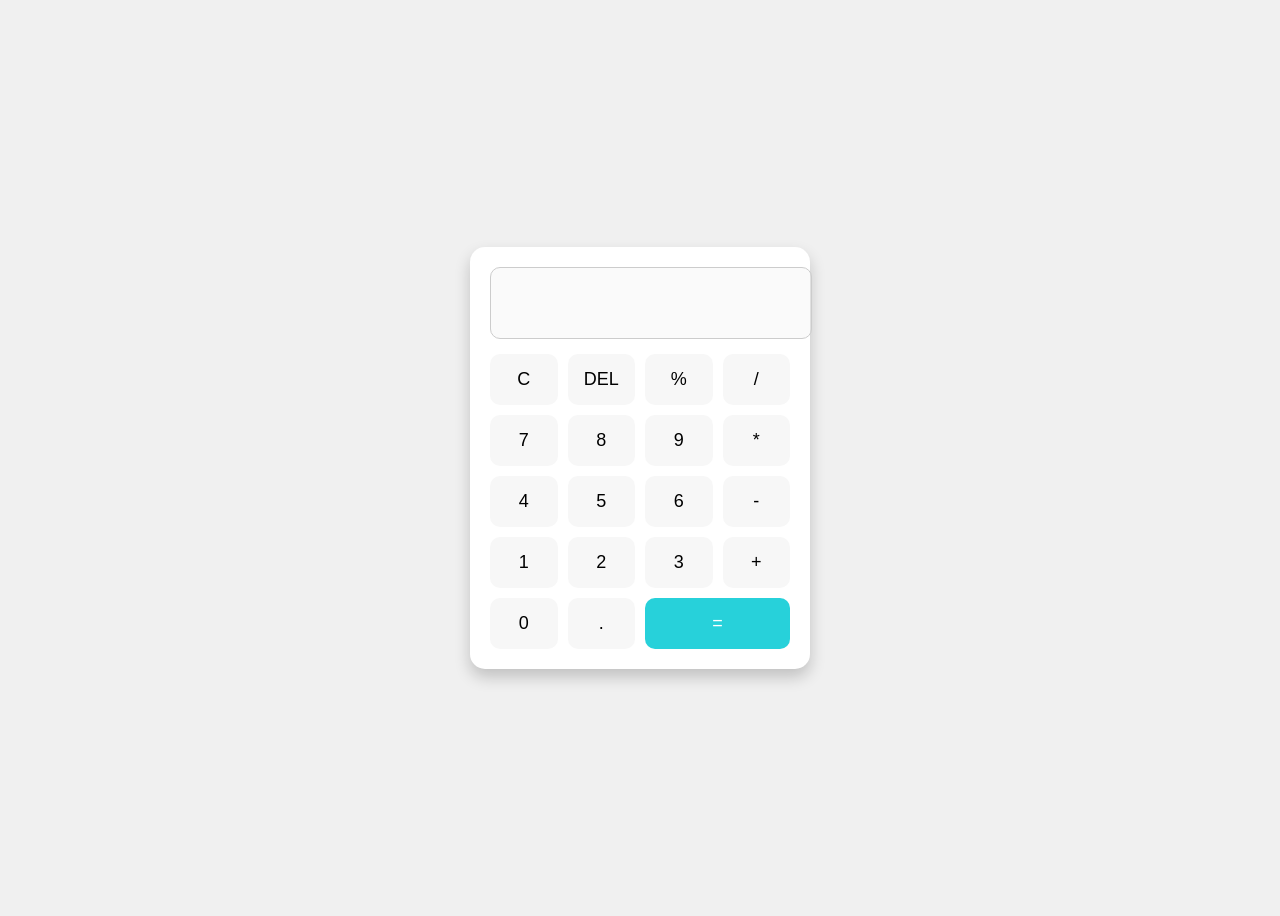
<file: CODSOFT_calculator/index.html>
<!DOCTYPE html>
<html lang="en">
<head>
  <meta charset="UTF-8" />
  <meta name="viewport" content="width=device-width, initial-scale=1.0"/>
  <title>Calculator</title>
  <style>
    body {
      font-family: Arial, sans-serif;
      background: #f0f0f0;
      display: flex;
      justify-content: center;
      align-items: center;
      height: 100vh;
    }

    .calculator {
      background: #fff;
      padding: 20px;
      border-radius: 15px;
      box-shadow: 0 8px 16px rgba(0, 0, 0, 0.2);
      width: 300px;
    }

    #display {
      width: 100%;
      height: 50px;
      font-size: 24px;
      text-align: right;
      margin-bottom: 15px;
      padding: 10px;
      border: 1px solid #ccc;
      border-radius: 10px;
    }

    .buttons {
      display: grid;
      grid-template-columns: repeat(4, 1fr);
      gap: 10px;
    }

    button {
      font-size: 18px;
      padding: 15px;
      border: none;
      background: #f7f7f7;
      border-radius: 10px;
      transition: background 0.2s ease;
    }

    button:hover {
      background: #ddd;
      cursor: pointer;
    }

    .equal {
      grid-column: span 2;
      background: #27d1da;
      color: white;
    }

    .equal:hover {
      background: #3db0d3;
    }
  </style>
</head>
<body>
  <div class="calculator">
    <input type="text" id="display" disabled />
    <div class="buttons">
      <button onclick="clearDisplay()">C</button>
      <button onclick="deleteChar()">DEL</button>
      <button onclick="appendValue('%')">%</button>
      <button onclick="appendValue('/')">/</button>

      <button onclick="appendValue('7')">7</button>
      <button onclick="appendValue('8')">8</button>
      <button onclick="appendValue('9')">9</button>
      <button onclick="appendValue('*')">*</button>

      <button onclick="appendValue('4')">4</button>
      <button onclick="appendValue('5')">5</button>
      <button onclick="appendValue('6')">6</button>
      <button onclick="appendValue('-')">-</button>

      <button onclick="appendValue('1')">1</button>
      <button onclick="appendValue('2')">2</button>
      <button onclick="appendValue('3')">3</button>
      <button onclick="appendValue('+')">+</button>

      <button onclick="appendValue('0')">0</button>
      <button onclick="appendValue('.')">.</button>
      <button onclick="calculate()" class="equal">=</button>
    </div>
  </div>

  <script>
    const display = document.getElementById("display");

    function appendValue(value) {
      display.value += value;
    }

    function clearDisplay() {
      display.value = "";
    }

    function deleteChar() {
      display.value = display.value.slice(0, -1);
    }

    function calculate() {
      try {
        display.value = eval(display.value);
      } catch (err) {
        display.value = "Error";
      }
    }
  </script>
</body>
</html>
</file>
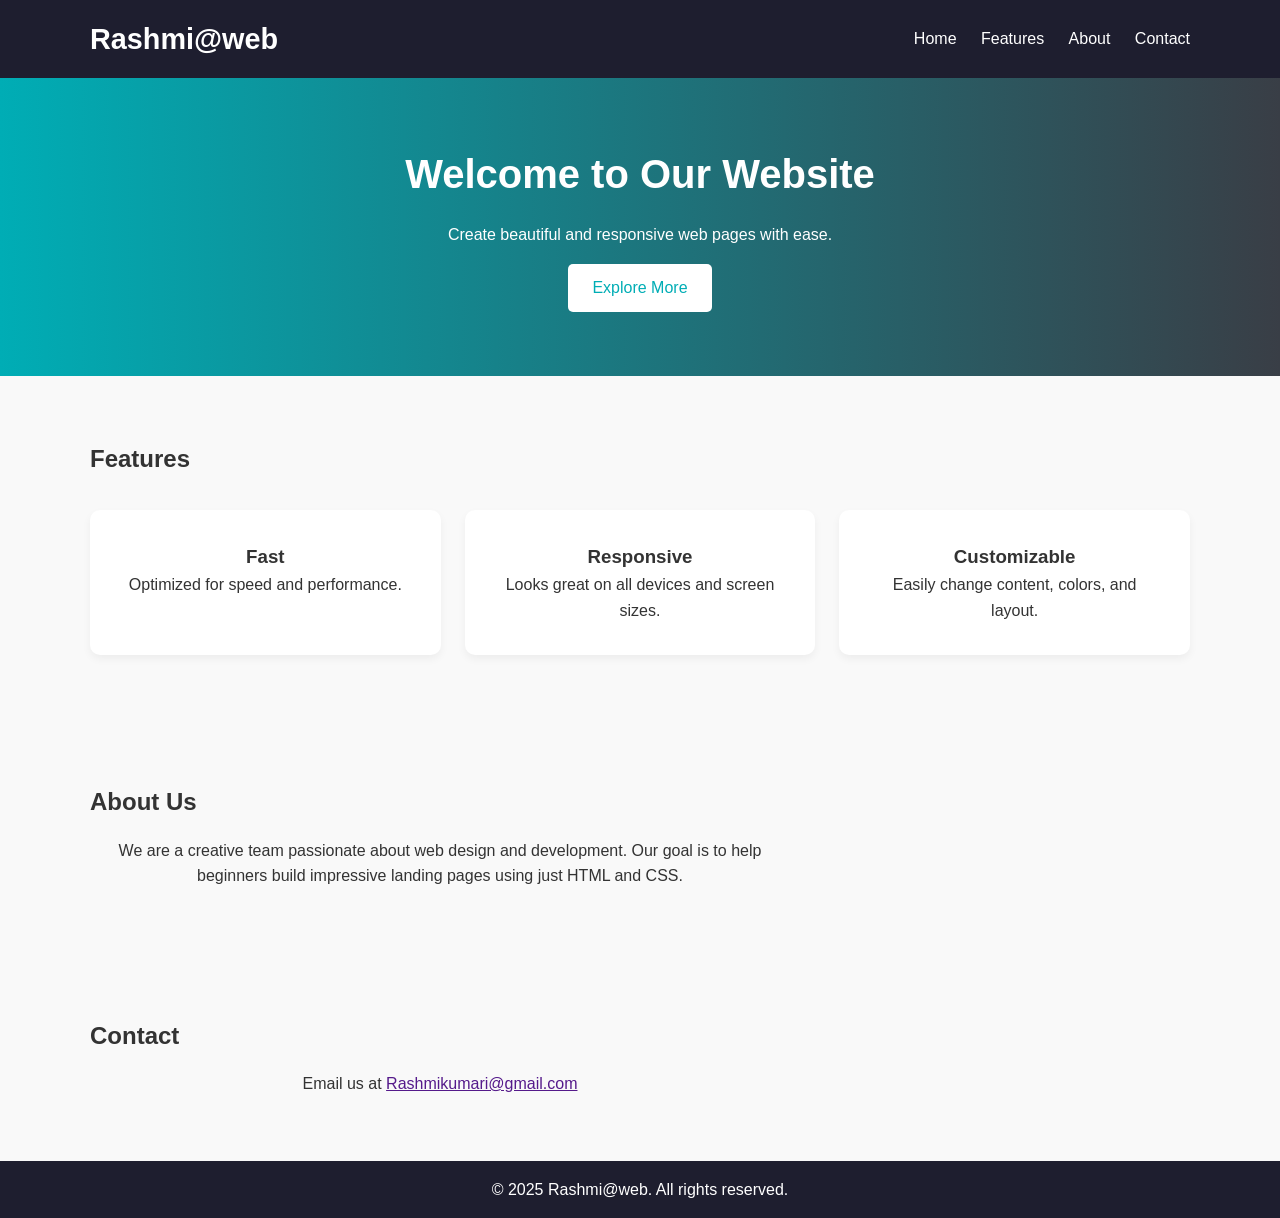
<file: CODSOFT_landingPage/index.html>
<!DOCTYPE html>
<html lang="en">
<head>
  <meta charset="UTF-8" />
  <meta name="viewport" content="width=device-width, initial-scale=1.0"/>
  <title>Awesome Landing Page</title>
  <link rel="stylesheet" href="style.css"/>
</head>
<body>
  <header>
    <div class="container">
      <h1 class="logo">Rashmi@web</h1>
      <nav>
        <a href="#home">Home</a>
        <a href="#features">Features</a>
        <a href="#about">About</a>
        <a href="#contact">Contact</a>
      </nav>
    </div>
  </header>

  <section id="home" class="hero">
    <div class="container">
      <h2>Welcome to Our Website</h2>
      <p>Create beautiful and responsive web pages with ease.</p>
      <a href="#features" class="btn">Explore More</a>
    </div>
  </section>

  <section id="features" class="features">
    <div class="container">
      <h2>Features</h2>
      <div class="grid">
        <div class="card">
          <h3>Fast</h3>
          <p>Optimized for speed and performance.</p>
        </div>
        <div class="card">
          <h3>Responsive</h3>
          <p>Looks great on all devices and screen sizes.</p>
        </div>
        <div class="card">
          <h3>Customizable</h3>
          <p>Easily change content, colors, and layout.</p>
        </div>
      </div>
    </div>
  </section>

  <section id="about" class="about">
    <div class="container">
      <h2>About Us</h2>
      <p>We are a creative team passionate about web design and development. Our goal is to help beginners build impressive landing pages using just HTML and CSS.</p>
    </div>
  </section>

  <section id="contact" class="contact">
    <div class="container">
      <h2>Contact</h2>
      <p>Email us at <a href="">Rashmikumari@gmail.com</a></p>
    </div>
  </section>

  <footer>
    <div class="container">
      <p>&copy; 2025 Rashmi@web. All rights reserved.</p>
    </div>
  </footer>
</body>
</html>
</file>
<file: CODSOFT_landingPage/style.css>
* {
    margin: 0;
    padding: 0;
    box-sizing: border-box;
    scroll-behavior: smooth;
  }
  
  body {
    font-family: 'Segoe UI', sans-serif;
    line-height: 1.6;
    color: #333;
  }
  
  .container {
    width: 90%;
    max-width: 1100px;
    margin: auto;
  }
  
  header {
    background: #1e1e2f;
    color: #fff;
    padding: 1rem 0;
    position: sticky;
    top: 0;
    z-index: 1000;
  }
  
  header .container {
    display: flex;
    justify-content: space-between;
    align-items: center;
  }
  
  .logo {
    font-size: 1.8rem;
    font-weight: bold;
  }
  
  nav a {
    color: #fff;
    margin-left: 20px;
    text-decoration: none;
    transition: color 0.3s ease;
  }
  
  nav a:hover {
    color: #00adb5;
  }
  
  .hero {
    background: linear-gradient(to right, #00adb5, #393e46);
    color: white;
    padding: 4rem 0;
    text-align: center;
  }
  
  .hero h2 {
    font-size: 2.5rem;
    margin-bottom: 1rem;
  }
  
  .hero .btn {
    background: #fff;
    color: #00adb5;
    padding: 0.7rem 1.5rem;
    margin-top: 1rem;
    display: inline-block;
    text-decoration: none;
    border-radius: 5px;
    transition: background 0.3s;
  }
  
  .hero .btn:hover {
    background: #eee;
  }
  
  .features, .about, .contact {
    padding: 4rem 0;
    background: #f9f9f9;
  }
  
  .features .grid {
    display: grid;
    grid-template-columns: repeat(auto-fit, minmax(250px, 1fr));
    gap: 1.5rem;
    margin-top: 2rem;
  }
  
  .card {
    background: white;
    padding: 2rem;
    box-shadow: 0 4px 8px rgba(0,0,0,0.05);
    border-radius: 10px;
    text-align: center;
    transition: transform 0.3s;
  }
  
  .card:hover {
    transform: translateY(-10px);
  }
  
  .about p, .contact p {
    margin-top: 1rem;
    text-align: center;
    max-width: 700px;
  }
  
  footer {
    background: #1e1e2f;
    color: #fff;
    text-align: center;
    padding: 1rem 0;
  }
</file>
